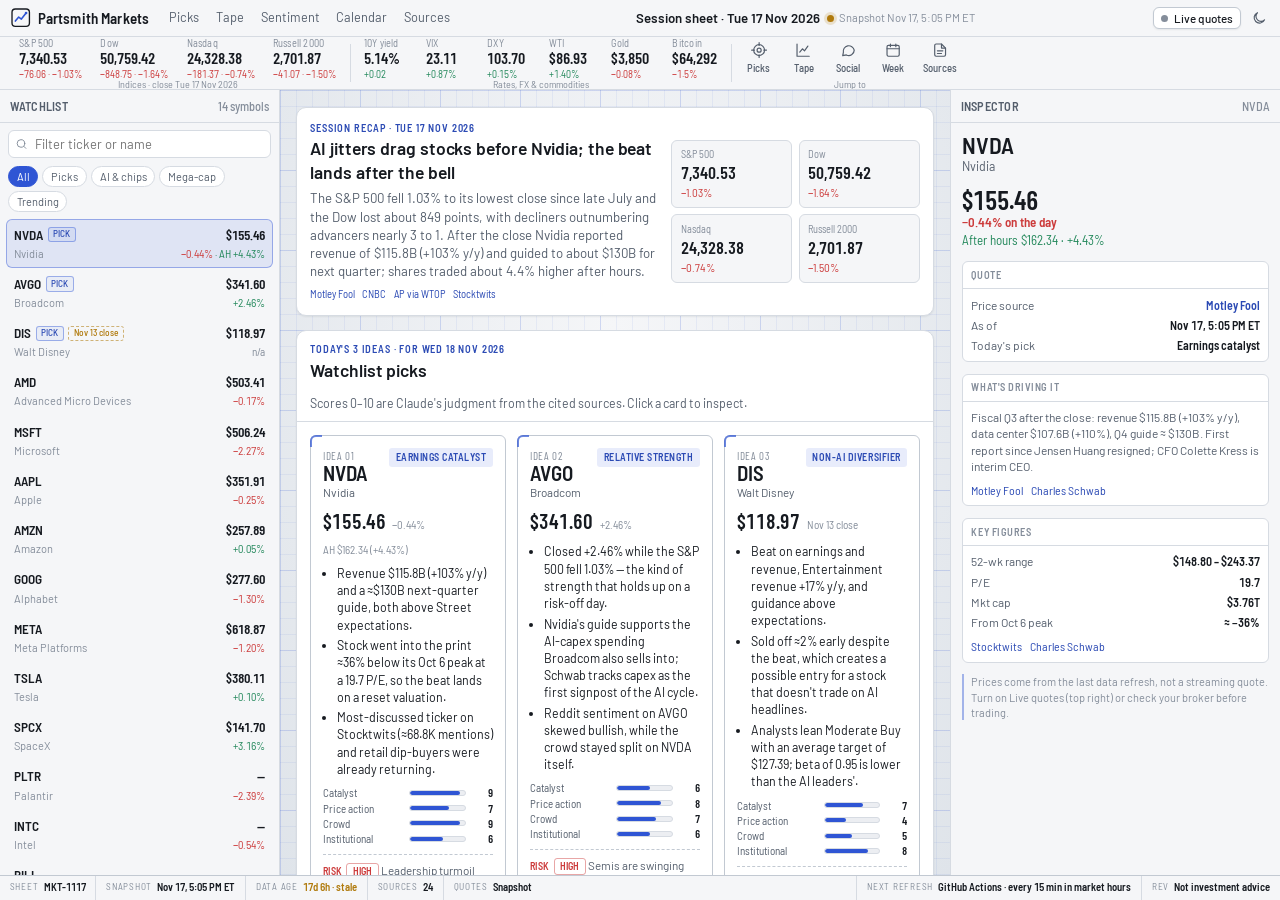
<file: partsmith-markets/index.html>
<!DOCTYPE html>
<html lang="en">
<head>
<meta charset="utf-8">
<meta name="viewport" content="width=device-width, initial-scale=1">
<title>Partsmith Markets</title>
<meta name="description" content="Stock tracker with live quotes, Reddit and Stocktwits sentiment, and three data-driven watchlist ideas each trading day.">
<link rel="icon" href="data:image/svg+xml,%3Csvg xmlns='http://www.w3.org/2000/svg' viewBox='0 0 32 32'%3E%3Crect x='3' y='3' width='26' height='26' rx='5' fill='none' stroke='%23161a20' stroke-width='2'/%3E%3Cpath d='M8 21l5-6 4 3 7-9' fill='none' stroke='%232f55d4' stroke-width='2.4' stroke-linecap='round' stroke-linejoin='round'/%3E%3C/svg%3E">
<link rel="preconnect" href="https://fonts.googleapis.com">
<link rel="preconnect" href="https://fonts.gstatic.com" crossorigin>
<link rel="stylesheet" href="https://fonts.googleapis.com/css2?family=Barlow:ital,wght@0,400;0,500;0,600;0,700;1,400&family=Barlow+Condensed:wght@500;600&family=Barlow+Semi+Condensed:wght@500;600&display=swap">
<link rel="stylesheet" href="assets/style.css">
</head>
<body>
<svg width="0" height="0" style="position:absolute" aria-hidden="true">
  <symbol id="i-search" viewBox="0 0 24 24"><circle cx="11" cy="11" r="7"/><path d="m20 20-3.5-3.5"/></symbol>
  <symbol id="i-sun" viewBox="0 0 24 24"><circle cx="12" cy="12" r="4"/><path d="M12 2v2M12 20v2M4.9 4.9l1.4 1.4M17.7 17.7l1.4 1.4M2 12h2M20 12h2M4.9 19.1l1.4-1.4M17.7 6.3l1.4-1.4"/></symbol>
  <symbol id="i-moon" viewBox="0 0 24 24"><path d="M20 14.5A8 8 0 1 1 9.5 4a6.5 6.5 0 0 0 10.5 10.5Z"/></symbol>
  <symbol id="i-target" viewBox="0 0 24 24"><circle cx="12" cy="12" r="8"/><circle cx="12" cy="12" r="3"/><path d="M12 1v4M12 19v4M1 12h4M19 12h4"/></symbol>
  <symbol id="i-chart" viewBox="0 0 24 24"><path d="M3 3v18h18"/><path d="m7 15 4-5 3 3 5-7"/></symbol>
  <symbol id="i-chat" viewBox="0 0 24 24"><path d="M21 12a8 8 0 0 1-11.6 7.1L4 20l1-4.6A8 8 0 1 1 21 12Z"/></symbol>
  <symbol id="i-cal" viewBox="0 0 24 24"><rect x="3" y="5" width="18" height="16" rx="2"/><path d="M3 10h18M8 3v4M16 3v4"/></symbol>
  <symbol id="i-doc" viewBox="0 0 24 24"><path d="M14 3H6a2 2 0 0 0-2 2v14a2 2 0 0 0 2 2h12a2 2 0 0 0 2-2V9Z"/><path d="M14 3v6h6M8 13h8M8 17h6"/></symbol>
</svg>

<div class="app">
  <header class="appbar">
    <div class="brand">
      <svg class="brand-mark" viewBox="0 0 32 32" aria-hidden="true"><rect x="3" y="3" width="26" height="26" rx="5" fill="none" stroke="currentColor" stroke-width="2"/><path d="M8 21l5-6 4 3 7-9" fill="none" stroke="var(--accent)" stroke-width="2.4" stroke-linecap="round" stroke-linejoin="round"/><circle cx="24" cy="9" r="2" fill="var(--accent)"/></svg>
      <span class="brand-name">Partsmith Markets</span>
    </div>
    <nav class="menubar" aria-label="Sections">
      <a href="#picks">Picks</a><a href="#tape">Tape</a><a href="#sentiment">Sentiment</a><a href="#calendar">Calendar</a><a href="#sources">Sources</a>
    </nav>
    <div class="doc-title">
      <span class="doc-name" id="docName">Session sheet</span>
      <span class="save-state" title="Quotes are a sourced snapshot, not a streaming feed"><span class="dot"></span><span id="snapLabel">Snapshot</span></span>
    </div>
    <div class="appbar-right">
      <button class="btn sm" id="liveBtn" aria-pressed="false" title="Stream live quotes with your own free Finnhub key"><span class="live-dot"></span>Live quotes</button>
      <button class="icon-btn" id="themeBtn" aria-label="Toggle dark mode" title="Toggle dark mode"><svg class="ic"><use href="#i-moon"/></svg></button>
    </div>
  </header>

  <div class="ribbon" id="ribbon" aria-label="Market readouts"></div>

  <main class="workspace">
    <aside class="sidebar sidebar-left" aria-label="Watchlist">
      <div class="panel-head">Watchlist <span id="wlCount"></span></div>
      <div class="search"><svg class="ic"><use href="#i-search"/></svg><input id="q" placeholder="Filter ticker or name" aria-label="Filter watchlist"></div>
      <div class="chips" id="chips"></div>
      <div class="wl scroll" id="wl" role="listbox" aria-label="Tickers"></div>
    </aside>

    <section class="viewport scroll" aria-label="Session sheet">
      <div class="sheet" id="sheet"></div>
    </section>

    <aside class="sidebar sidebar-right" aria-label="Inspector">
      <div class="panel-head">Inspector <span id="inspFor"></span></div>
      <div class="insp scroll" id="insp"></div>
    </aside>
  </main>

  <footer class="status" id="status"></footer>
</div>


<dialog id="liveDlg" aria-labelledby="liveTitle">
  <form id="liveForm" method="dialog">
    <div class="eyebrow">Live quotes</div>
    <h2 id="liveTitle">Stream prices with Finnhub</h2>
    <p class="note">Paste a free API key from <a href="https://finnhub.io/register" target="_blank" rel="noopener">finnhub.io/register</a>. The key stays in this browser's local storage. It is never committed to the repo or sent anywhere except Finnhub. Prices refresh every 30 seconds.</p>
    <label class="field"><span>Finnhub API key</span><input id="keyInput" autocomplete="off" spellcheck="false" placeholder="e.g. c1abc2def3…"></label>
    <p class="note" id="liveState"></p>
    <div class="btn-row">
      <button class="btn" value="off" type="submit">Turn off</button>
      <span style="flex:1"></span>
      <button class="btn" value="cancel" type="submit" formnovalidate>Cancel</button>
      <button class="btn primary" value="on" type="submit">Save &amp; go live</button>
    </div>
  </form>
</dialog>

<script src="assets/app.js"></script>
</body>
</html>
</file>
<file: partsmith-markets/assets/style.css>
/* Partsmith Markets — a market workbench in the Partsmith CAD shell.
   App bar + ribbon on top, watchlist left, sheet viewport centre, inspector right,
   status bar laid out like a drawing title block. */
:root {
  --font-ui: 'Barlow', 'Segoe UI', system-ui, -apple-system, 'Helvetica Neue', sans-serif;
  --font-tech: 'Barlow Semi Condensed', 'Barlow', 'Arial Narrow', 'Segoe UI', sans-serif;
  --font-dim: 'Barlow Condensed', 'Barlow Semi Condensed', 'Arial Narrow', sans-serif;
  --bg: #e7eaee; --panel: #f5f6f8; --raised: #ffffff; --sunken: #eceef2;
  --ink: #161a20; --ink-2: #545e6c; --ink-3: #848d9a;
  --line: #d6dbe2; --line-2: #c2c9d2;
  --accent: #2f55d4; --accent-ink: #ffffff;
  --accent-soft: color-mix(in srgb, var(--accent) 11%, transparent);
  --accent-softer: color-mix(in srgb, var(--accent) 6%, transparent);
  --accent-line: color-mix(in srgb, var(--accent) 42%, transparent);
  --accent-text: color-mix(in srgb, var(--accent) 82%, var(--ink));
  --ok: #23885b; --warn: #b07a0c; --danger: #cc3b3b; --datum: #b8721a;
  --vp-a: #dfe4ea; --vp-b: #f5f6f8;
  --grid: rgba(47, 85, 212, 0.07); --grid-2: rgba(47, 85, 212, 0.13);
  --hover: rgba(22, 30, 44, 0.055); --press: rgba(22, 30, 44, 0.1);
  --shadow-1: 0 1px 2px rgba(18, 24, 34, 0.07);
  --shadow-2: 0 10px 30px rgba(18, 24, 34, 0.16), 0 2px 6px rgba(18, 24, 34, 0.08);
  --s1: #2f55d4; --s2: #c8761c; --s3: #1f9a8a;
  --r-s: 4px; --r: 6px; --r-l: 10px;
  --ease: cubic-bezier(.2, .7, .2, 1); --t-fast: 110ms; --t: 170ms;
  --appbar-h: 2.85rem; --ribbon-h: 4.1rem; --status-h: 1.95rem;
  --left-w: 280px; --right-w: 330px;
  color-scheme: light;
}
:root[data-app-theme="dark"] {
  --bg: #111418; --panel: #171b20; --raised: #1f242b; --sunken: #13161a;
  --ink: #e4e8ee; --ink-2: #9aa4b2; --ink-3: #6c7684;
  --line: #262c34; --line-2: #343b45;
  --accent: #5b7cf0;
  --accent-text: color-mix(in srgb, var(--accent) 85%, #ffffff);
  --accent-soft: color-mix(in srgb, var(--accent) 17%, transparent);
  --accent-softer: color-mix(in srgb, var(--accent) 9%, transparent);
  --ok: #46c08a; --warn: #e2ae45; --danger: #f06a6a; --datum: #e8a54e;
  --vp-a: #1b2027; --vp-b: #0e1115;
  --grid: rgba(120, 150, 255, 0.05); --grid-2: rgba(120, 150, 255, 0.1);
  --hover: rgba(220, 230, 255, 0.06); --press: rgba(220, 230, 255, 0.11);
  --shadow-1: 0 1px 2px rgba(0, 0, 0, 0.35);
  --shadow-2: 0 12px 34px rgba(0, 0, 0, 0.5), 0 2px 8px rgba(0, 0, 0, 0.3);
  --s1: #6f8df0; --s2: #c07f2c; --s3: #21998a;
  color-scheme: dark;
}
* { box-sizing: border-box; }
html { font-size: 13px; height: 100%; }
body { margin: 0; height: 100%; overflow: hidden; font-family: var(--font-ui); font-size: 1rem; line-height: 1.38; color: var(--ink); background: var(--bg); -webkit-font-smoothing: antialiased; }
button, input { font: inherit; color: inherit; }
button { cursor: pointer; }
a { color: var(--accent-text); text-decoration: none; }
a:hover { text-decoration: underline; }
:focus-visible { outline: 2px solid var(--accent); outline-offset: 1px; border-radius: var(--r-s); }
[hidden] { display: none !important; }
svg.ic { width: 1.25rem; height: 1.25rem; flex: none; stroke-width: 1.75; fill: none; stroke: currentColor; stroke-linecap: round; stroke-linejoin: round; }
.num { font-variant-numeric: tabular-nums; }
.up { color: var(--ok); } .down { color: var(--danger); } .flat { color: var(--ink-3); }
.scroll { overflow: auto; scrollbar-width: thin; scrollbar-color: var(--line-2) transparent; }

.app { height: 100%; display: grid; grid-template-rows: var(--appbar-h) var(--ribbon-h) 1fr var(--status-h); }

/* app bar */
.appbar { display: flex; align-items: center; gap: .5rem; padding: 0 .6rem 0 .75rem; background: var(--panel); border-bottom: 1px solid var(--line); min-width: 0; }
.brand { display: flex; align-items: center; gap: .5rem; margin-right: .4rem; flex: none; }
.brand-mark { width: 1.65rem; height: 1.65rem; }
.brand-name { font-family: var(--font-tech); font-weight: 600; font-size: 1.15rem; letter-spacing: .01em; }
.menubar { display: flex; gap: .1rem; flex: none; }
.menubar a { padding: .38rem .6rem; border-radius: var(--r-s); color: var(--ink-2); font-size: .98rem; }
.menubar a:hover { background: var(--hover); color: var(--ink); text-decoration: none; }
.doc-title { flex: 1; display: flex; align-items: center; justify-content: center; gap: .55rem; min-width: 0; }
.doc-name { font-weight: 600; font-size: 1.02rem; white-space: nowrap; overflow: hidden; text-overflow: ellipsis; }
.save-state { font-size: .86rem; color: var(--ink-3); white-space: nowrap; display: inline-flex; align-items: center; gap: .35rem; }
.save-state .dot { width: 7px; height: 7px; border-radius: 50%; background: var(--warn); box-shadow: 0 0 0 3px color-mix(in srgb, var(--warn) 18%, transparent); }
.appbar-right { display: flex; align-items: center; gap: .25rem; flex: none; }
.icon-btn { display: inline-grid; place-items: center; width: 2.15rem; height: 2.15rem; border-radius: var(--r); border: 1px solid transparent; background: transparent; color: var(--ink-2); transition: background var(--t-fast), color var(--t-fast); }
.icon-btn:hover { background: var(--hover); color: var(--ink); }
.btn { display: inline-flex; align-items: center; gap: .45rem; height: 2rem; padding: 0 .75rem; border-radius: var(--r); border: 1px solid var(--line-2); background: var(--raised); color: var(--ink); font-weight: 500; white-space: nowrap; box-shadow: var(--shadow-1); transition: border-color var(--t-fast), box-shadow var(--t-fast); }
.btn:hover { border-color: var(--accent-line); box-shadow: 0 0 0 3px var(--accent-softer), var(--shadow-1); }
.btn.sm { height: 1.75rem; padding: 0 .55rem; font-size: .9rem; }
.btn[aria-pressed="true"] { background: var(--accent-soft); border-color: var(--accent-line); color: var(--accent-text); }

/* ribbon */
.ribbon { display: flex; align-items: stretch; padding: 0 .4rem; overflow-x: auto; overflow-y: hidden; background: var(--panel); border-bottom: 1px solid var(--line); scrollbar-width: none; }
.ribbon::-webkit-scrollbar { display: none; }
.rb-group { display: flex; flex-direction: column; padding: .3rem .45rem .2rem; position: relative; flex: none; }
.rb-group + .rb-group::before { content: ''; position: absolute; left: 0; top: .55rem; bottom: .55rem; width: 1px; background: var(--line); }
.rb-items { display: flex; gap: .15rem; flex: 1; align-items: center; }
.rb-label { font-family: var(--font-tech); font-size: .78rem; color: var(--ink-3); text-align: center; padding-top: .1rem; }
.readout { display: flex; flex-direction: column; justify-content: center; min-width: 5.6rem; height: 2.75rem; padding: .2rem .55rem; border-radius: var(--r); border: 1px solid transparent; }
.readout:hover { background: var(--hover); }
.readout .k { font-family: var(--font-tech); font-size: .8rem; color: var(--ink-3); letter-spacing: .02em; }
.readout .v { font-family: var(--font-dim); font-weight: 600; font-size: 1.18rem; line-height: 1.1; font-variant-numeric: tabular-nums; }
.readout .d { font-family: var(--font-tech); font-size: .8rem; font-variant-numeric: tabular-nums; }
.readout.sm { min-width: 4.6rem; }
.rb-btn { display: flex; flex-direction: column; align-items: center; justify-content: center; gap: .16rem; min-width: 3.3rem; height: 2.75rem; padding: .2rem .4rem; border-radius: var(--r); border: 1px solid transparent; background: transparent; color: var(--ink-2); font-size: .82rem; font-family: var(--font-tech); font-weight: 500; }
.rb-btn:hover { background: var(--hover); color: var(--ink); text-decoration: none; }
.rb-btn[aria-pressed="true"] { background: var(--accent-soft); color: var(--accent-text); border-color: var(--accent-line); }

/* workspace */
.workspace { display: grid; min-height: 0; grid-template-columns: var(--left-w) 1fr var(--right-w); }
.sidebar { background: var(--panel); min-width: 0; min-height: 0; display: flex; flex-direction: column; overflow: hidden; }
.sidebar-left { border-right: 1px solid var(--line); }
.sidebar-right { border-left: 1px solid var(--line); }
.panel-head { display: flex; align-items: center; justify-content: space-between; padding: .6rem .75rem .5rem; border-bottom: 1px solid var(--line); font-family: var(--font-tech); font-weight: 600; font-size: .95rem; color: var(--ink-2); flex: none; letter-spacing: .02em; text-transform: uppercase; }
.panel-head span { font-weight: 500; color: var(--ink-3); text-transform: none; letter-spacing: 0; }
.search { position: relative; margin: .6rem .6rem .2rem; flex: none; }
.search input { width: 100%; height: 2.1rem; padding: 0 .6rem 0 2rem; border-radius: var(--r); border: 1px solid var(--line); background: var(--raised); }
.search input:focus { outline: none; border-color: var(--accent); box-shadow: 0 0 0 3px var(--accent-soft); }
.search svg.ic { position: absolute; left: .55rem; top: 50%; transform: translateY(-50%); width: 1rem; height: 1rem; color: var(--ink-3); }
.chips { display: flex; gap: .3rem; flex-wrap: wrap; padding: .4rem .6rem .3rem; flex: none; }
.chip { border: 1px solid var(--line); background: var(--raised); border-radius: 999px; padding: .16rem .6rem; font-size: .85rem; color: var(--ink-2); }
.chip:hover { border-color: var(--accent-line); color: var(--ink); }
.chip[aria-pressed="true"] { background: var(--accent); border-color: var(--accent); color: var(--accent-ink); }
.wl { flex: 1; min-height: 0; padding: .2rem .45rem 1rem; }
.wl-row { display: grid; grid-template-columns: 1fr auto; gap: .1rem .5rem; width: 100%; text-align: left; padding: .45rem .55rem; border-radius: var(--r); border: 1px solid transparent; background: transparent; color: var(--ink); transition: background var(--t-fast), border-color var(--t-fast); }
.wl-row:hover { background: var(--raised); border-color: var(--line); box-shadow: var(--shadow-1); }
.wl-row[aria-selected="true"] { background: var(--accent-soft); border-color: var(--accent-line); }
.wl-sym { font-family: var(--font-tech); font-weight: 600; font-size: 1.02rem; display: flex; align-items: center; gap: .35rem; }
.wl-name { color: var(--ink-3); font-size: .85rem; white-space: nowrap; overflow: hidden; text-overflow: ellipsis; }
.wl-px { font-family: var(--font-dim); font-weight: 600; font-size: 1.05rem; text-align: right; font-variant-numeric: tabular-nums; }
.wl-chg { font-family: var(--font-tech); font-size: .86rem; text-align: right; font-variant-numeric: tabular-nums; }
.badge { font-family: var(--font-tech); font-size: .72rem; padding: .02rem .36rem; border-radius: 3px; border: 1px solid var(--line-2); color: var(--ink-2); font-weight: 500; }
.badge.pk { border-color: var(--accent-line); color: var(--accent-text); background: var(--accent-softer); }
.badge.stale { border-style: dashed; color: var(--warn); border-color: color-mix(in srgb, var(--warn) 55%, transparent); }

/* viewport / sheet */
.viewport { min-width: 0; min-height: 0; position: relative; background:
  linear-gradient(var(--grid) 1px, transparent 1px) 0 0 / 16px 16px,
  linear-gradient(90deg, var(--grid) 1px, transparent 1px) 0 0 / 16px 16px,
  linear-gradient(var(--grid-2) 1px, transparent 1px) 0 0 / 80px 80px,
  linear-gradient(90deg, var(--grid-2) 1px, transparent 1px) 0 0 / 80px 80px,
  radial-gradient(ellipse at 50% 30%, var(--vp-b), var(--vp-a)); }
.sheet { max-width: 1080px; margin: 0 auto; padding: 1.25rem 1.25rem 3rem; display: flex; flex-direction: column; gap: 1.1rem; }
.card { background: var(--raised); border: 1px solid var(--line); border-radius: var(--r-l); box-shadow: var(--shadow-1); }
.card-head { display: flex; align-items: flex-end; justify-content: space-between; gap: 1rem; padding: .85rem 1rem .7rem; border-bottom: 1px solid var(--line); flex-wrap: wrap; }
.eyebrow { font-family: var(--font-tech); font-size: .8rem; font-weight: 600; letter-spacing: .08em; text-transform: uppercase; color: var(--accent-text); }
h2 { margin: .1rem 0 0; font-size: 1.35rem; font-weight: 600; letter-spacing: -.005em; }
h3 { margin: 0; font-size: 1.05rem; font-weight: 600; }
.sub { color: var(--ink-2); font-size: .95rem; }
.card-body { padding: 1rem; }

/* hero session strip */
.hero { display: grid; grid-template-columns: 1.4fr 1fr; gap: 1rem; padding: 1rem; align-items: center; }
.hero p { margin: .35rem 0 0; color: var(--ink-2); font-size: 1.02rem; max-width: 46rem; }
.hero-num { font-family: var(--font-dim); font-weight: 600; font-size: 2.7rem; line-height: 1; font-variant-numeric: tabular-nums; }
.hero-stats { display: grid; grid-template-columns: repeat(2, 1fr); gap: .5rem; }
.stat { border: 1px solid var(--line); border-radius: var(--r); padding: .5rem .65rem; background: var(--panel); }
.stat .k { font-family: var(--font-tech); font-size: .8rem; color: var(--ink-3); }
.stat .v { font-family: var(--font-dim); font-weight: 600; font-size: 1.3rem; font-variant-numeric: tabular-nums; }

/* picks */
.picks { display: grid; grid-template-columns: repeat(3, 1fr); gap: .9rem; padding: 1rem; }
.pick { position: relative; border: 1px solid var(--line-2); border-radius: var(--r); background: var(--raised); padding: .9rem .9rem .8rem; display: flex; flex-direction: column; gap: .6rem; transition: border-color var(--t), box-shadow var(--t), transform var(--t) var(--ease); cursor: pointer; }
.pick:hover { border-color: var(--accent-line); box-shadow: 0 8px 22px rgba(18,24,34,.1), 0 0 0 3px var(--accent-softer); transform: translateY(-2px); }
.pick::before, .pick::after { content: ''; position: absolute; width: 10px; height: 10px; border-color: var(--accent); border-style: solid; opacity: .7; }
.pick::before { top: -1px; left: -1px; border-width: 2px 0 0 2px; border-top-left-radius: var(--r); }
.pick::after { bottom: -1px; right: -1px; border-width: 0 2px 2px 0; border-bottom-right-radius: var(--r); }
.pick-top { display: flex; justify-content: space-between; align-items: flex-start; gap: .5rem; }
.pick-no { font-family: var(--font-dim); font-size: .85rem; color: var(--ink-3); letter-spacing: .06em; }
.pick-sym { font-family: var(--font-tech); font-weight: 600; font-size: 1.6rem; line-height: 1; }
.pick-name { color: var(--ink-2); font-size: .9rem; }
.role { font-family: var(--font-tech); font-size: .78rem; font-weight: 600; letter-spacing: .05em; text-transform: uppercase; padding: .2rem .5rem; border-radius: 3px; background: var(--accent-soft); color: var(--accent-text); white-space: nowrap; }
.pick-px { display: flex; align-items: baseline; gap: .5rem; flex-wrap: wrap; }
.pick-px .px { font-family: var(--font-dim); font-weight: 600; font-size: 1.55rem; font-variant-numeric: tabular-nums; }
.pick-px .meta { font-family: var(--font-tech); font-size: .86rem; color: var(--ink-3); }
.thesis { margin: 0; padding-left: 1.05rem; color: var(--ink); font-size: .95rem; display: flex; flex-direction: column; gap: .3rem; }
.risk { border-top: 1px dashed var(--line-2); padding-top: .55rem; font-size: .9rem; color: var(--ink-2); }
.risk b { color: var(--danger); font-family: var(--font-tech); font-weight: 600; letter-spacing: .04em; text-transform: uppercase; font-size: .78rem; margin-right: .3rem; }
.score { display: grid; grid-template-columns: 6.2rem 1fr 1.6rem; align-items: center; gap: .45rem; font-size: .85rem; }
.score .lbl { font-family: var(--font-tech); color: var(--ink-2); }
.score .bar { height: 6px; border-radius: 3px; background: var(--sunken); overflow: hidden; border: 1px solid var(--line); }
.score .bar i { display: block; height: 100%; background: var(--accent); border-radius: 3px; }
.score .n { font-family: var(--font-dim); font-weight: 600; text-align: right; font-variant-numeric: tabular-nums; }
.srcs { display: flex; flex-wrap: wrap; gap: .25rem .55rem; font-size: .82rem; }
.srcs a { font-family: var(--font-tech); }
.riskpill { font-family: var(--font-tech); font-size: .78rem; font-weight: 600; padding: .1rem .45rem; border-radius: 3px; border: 1px solid; }
.riskpill.high { color: var(--danger); border-color: color-mix(in srgb, var(--danger) 45%, transparent); }
.riskpill.mod { color: var(--warn); border-color: color-mix(in srgb, var(--warn) 50%, transparent); }

/* chart */
.chart-wrap { position: relative; padding: .5rem 1rem 1rem; }
.legend { display: flex; gap: 1rem; flex-wrap: wrap; font-size: .9rem; color: var(--ink-2); }
.legend span { display: inline-flex; align-items: center; gap: .4rem; }
.legend i { width: 14px; height: 3px; border-radius: 2px; display: inline-block; }
#chart { width: 100%; height: 280px; display: block; }
#chart text { font-family: var(--font-tech); font-size: 11px; fill: var(--ink-3); }
.tip { position: absolute; pointer-events: none; background: var(--raised); border: 1px solid var(--line-2); border-radius: var(--r); box-shadow: var(--shadow-2); padding: .5rem .65rem; font-size: .88rem; min-width: 11rem; z-index: 5; }
.tip .t { font-family: var(--font-tech); font-weight: 600; margin-bottom: .25rem; }
.tip .row { display: flex; justify-content: space-between; gap: .8rem; font-variant-numeric: tabular-nums; }
.tip .row i { width: 10px; height: 3px; display: inline-block; border-radius: 2px; margin-right: .35rem; vertical-align: middle; }

/* tables */
table { width: 100%; border-collapse: collapse; font-size: .93rem; }
th { text-align: left; font-family: var(--font-tech); font-weight: 600; font-size: .8rem; letter-spacing: .05em; text-transform: uppercase; color: var(--ink-3); padding: .5rem .75rem; border-bottom: 1px solid var(--line); background: var(--panel); }
td { padding: .6rem .75rem; border-bottom: 1px solid var(--line); vertical-align: top; }
tr:last-child td { border-bottom: 0; }
td.n { text-align: right; font-variant-numeric: tabular-nums; }
.tick { font-family: var(--font-tech); font-weight: 600; }
.lean { font-family: var(--font-tech); font-size: .8rem; font-weight: 600; padding: .08rem .42rem; border-radius: 3px; white-space: nowrap; }
.lean.bull { color: var(--ok); background: color-mix(in srgb, var(--ok) 12%, transparent); }
.lean.bear { color: var(--danger); background: color-mix(in srgb, var(--danger) 12%, transparent); }
.lean.split { color: var(--warn); background: color-mix(in srgb, var(--warn) 14%, transparent); }
.lean.info { color: var(--ink-2); background: var(--sunken); }
.cal { display: grid; grid-template-columns: repeat(auto-fill, minmax(190px, 1fr)); gap: .6rem; padding: 1rem; }
.cal-day { border: 1px solid var(--line); border-radius: var(--r); padding: .6rem .7rem; background: var(--panel); }
.cal-day .d { font-family: var(--font-tech); font-weight: 600; color: var(--accent-text); margin-bottom: .3rem; }
.cal-day ul { margin: 0; padding-left: 1rem; font-size: .9rem; color: var(--ink-2); display: flex; flex-direction: column; gap: .2rem; }
.note { font-size: .9rem; color: var(--ink-2); line-height: 1.5; }
.note p { margin: 0 0 .6rem; }
.disclaimer { border: 1px solid color-mix(in srgb, var(--warn) 45%, transparent); background: color-mix(in srgb, var(--warn) 7%, transparent); border-radius: var(--r); padding: .75rem .9rem; font-size: .9rem; color: var(--ink-2); }
.disclaimer b { color: var(--ink); }
.src-list { columns: 2; column-gap: 1.5rem; margin: 0; padding: 1rem 1rem 1rem 2.2rem; font-size: .88rem; }
.src-list li { break-inside: avoid; margin-bottom: .35rem; color: var(--ink-3); }

/* inspector */
.insp { flex: 1; min-height: 0; padding: .9rem .85rem 1.5rem; display: flex; flex-direction: column; gap: .9rem; }
.insp-sym { font-family: var(--font-tech); font-weight: 600; font-size: 1.8rem; line-height: 1; }
.insp-px { font-family: var(--font-dim); font-weight: 600; font-size: 2rem; font-variant-numeric: tabular-nums; line-height: 1.05; }
.prop { border: 1px solid var(--line); border-radius: var(--r); background: var(--raised); }
.prop-h { font-family: var(--font-tech); font-size: .8rem; font-weight: 600; letter-spacing: .05em; text-transform: uppercase; color: var(--ink-3); padding: .45rem .65rem; border-bottom: 1px solid var(--line); }
.kv { display: grid; grid-template-columns: 1fr auto; gap: .3rem .6rem; padding: .55rem .65rem; font-size: .92rem; }
.kv .k { color: var(--ink-2); }
.kv .v { text-align: right; font-variant-numeric: tabular-nums; font-family: var(--font-tech); font-weight: 600; }
.prop p { margin: 0; padding: .55rem .65rem; font-size: .92rem; color: var(--ink-2); }
.live-note { font-size: .85rem; color: var(--ink-3); border-left: 2px solid var(--accent-line); padding-left: .55rem; }

/* status / title block */
.status { display: grid; grid-template-columns: auto auto auto auto 1fr auto auto; background: var(--panel); border-top: 1px solid var(--line-2); font-family: var(--font-tech); font-size: .82rem; color: var(--ink-2); }
.tb { display: flex; align-items: center; gap: .4rem; padding: 0 .75rem; border-right: 1px solid var(--line); white-space: nowrap; overflow: hidden; }
.tb:last-child { border-right: 0; }
.tb .k { color: var(--ink-3); font-size: .72rem; letter-spacing: .08em; text-transform: uppercase; }
.tb .v { color: var(--ink); font-weight: 600; font-variant-numeric: tabular-nums; }
.tb.warn .v { color: var(--warn); }

@media (max-width: 1180px) { :root { --right-w: 290px; --left-w: 240px; } .picks { grid-template-columns: 1fr; } .hero { grid-template-columns: 1fr; } }
@media (max-width: 900px) {
  body { overflow: auto; height: auto; }
  .app { height: auto; grid-template-rows: auto auto auto auto; }
  .menubar, .save-state { display: none; }
  .workspace { grid-template-columns: 1fr; }
  .sidebar-left { order: 2; max-height: 420px; border-right: 0; border-top: 1px solid var(--line); }
  .viewport { order: 1; }
  .sidebar-right { order: 3; border-left: 0; border-top: 1px solid var(--line); }
  .status { grid-template-columns: 1fr 1fr; }
  .tb { padding: .35rem .75rem; border-bottom: 1px solid var(--line); }
  .src-list { columns: 1; }
}

/* live quotes */
.live-dot { width: 7px; height: 7px; border-radius: 50%; background: var(--ink-3); }
#liveBtn[aria-pressed="true"] .live-dot { background: var(--ok); box-shadow: 0 0 0 3px color-mix(in srgb, var(--ok) 22%, transparent); animation: pulse 1.6s ease-in-out infinite; }
@keyframes pulse { 50% { box-shadow: 0 0 0 6px color-mix(in srgb, var(--ok) 0%, transparent); } }
@media (prefers-reduced-motion: reduce) { #liveBtn .live-dot { animation: none !important; } }
dialog { border: 1px solid var(--line-2); border-radius: var(--r-l); background: var(--raised); color: var(--ink); box-shadow: var(--shadow-2); padding: 1.1rem 1.2rem; width: min(30rem, 92vw); }
dialog::backdrop { background: rgba(10, 14, 20, 0.45); }
dialog h2 { margin-bottom: .4rem; }
.field { display: flex; flex-direction: column; gap: .3rem; margin: .7rem 0 .4rem; font-family: var(--font-tech); font-size: .85rem; color: var(--ink-2); }
.field input { height: 2.2rem; padding: 0 .6rem; border: 1px solid var(--line-2); border-radius: var(--r); background: var(--panel); font-family: ui-monospace, SFMono-Regular, Menlo, monospace; }
.field input:focus { outline: none; border-color: var(--accent); box-shadow: 0 0 0 3px var(--accent-soft); }
.btn-row { display: flex; gap: .45rem; align-items: center; margin-top: .6rem; }
.btn.primary { background: var(--accent); border-color: var(--accent); color: var(--accent-ink); }
code { font-family: ui-monospace, SFMono-Regular, Menlo, monospace; font-size: .9em; background: var(--sunken); padding: .05rem .3rem; border-radius: 3px; }
</file>
